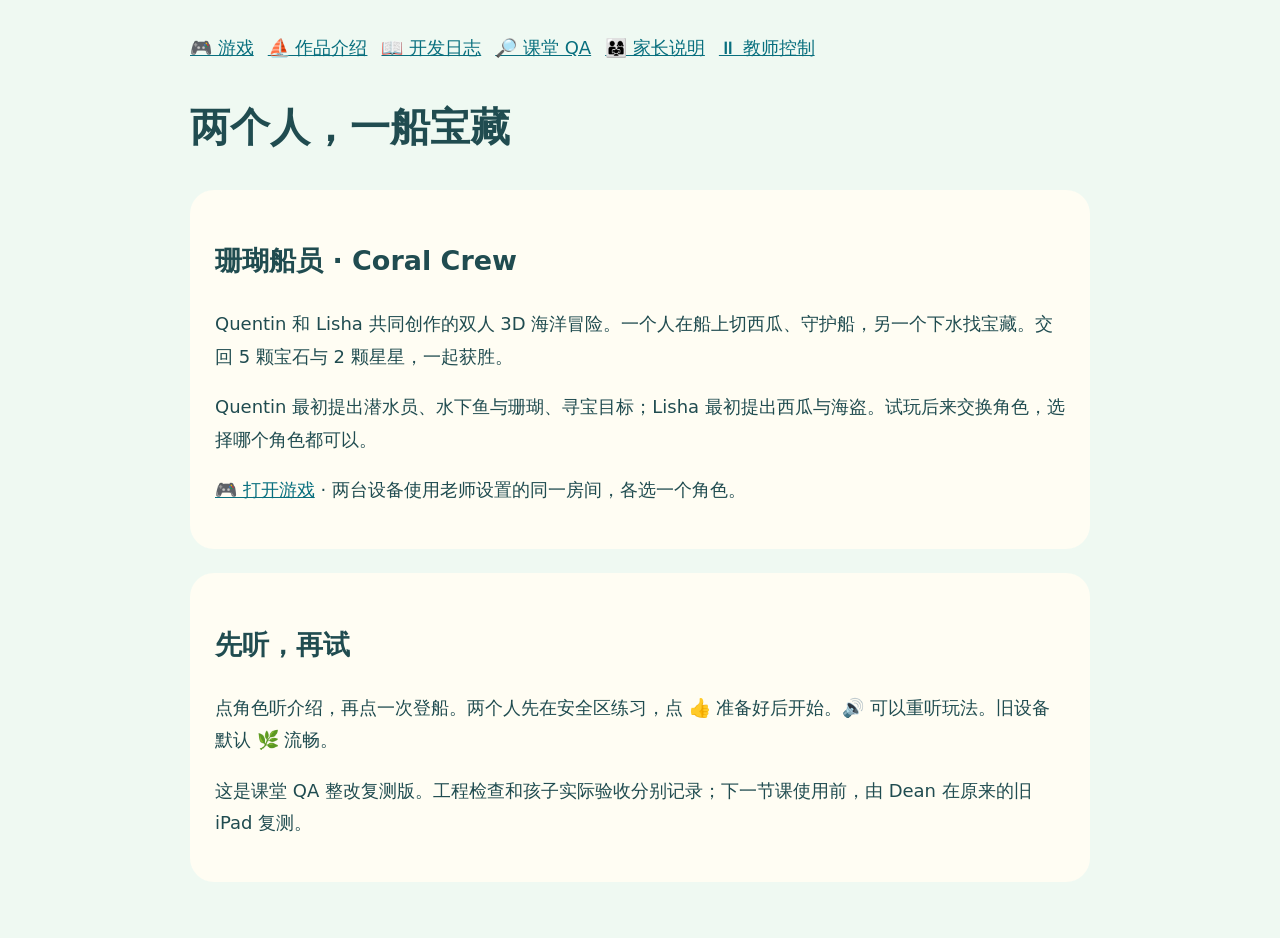
<file: about.html>
<!doctype html><html lang="zh-CN"><meta charset="utf-8"><meta name="viewport" content="width=device-width,initial-scale=1"><title>两个人，一船宝藏 · 珊瑚船员</title><link rel="stylesheet" href="/archive.css"><main><nav><a href="/">🎮 游戏</a><a href="/about.html">⛵ 作品介绍</a><a href="/journal.html">📖 开发日志</a><a href="/qa.html">🔎 课堂 QA</a><a href="/parents.html">👨‍👩‍👧 家长说明</a><a href="/teacher.html">⏸ 教师控制</a></nav><h1>两个人，一船宝藏</h1><article><h2>珊瑚船员 · Coral Crew</h2><p>Quentin 和 Lisha 共同创作的双人 3D 海洋冒险。一个人在船上切西瓜、守护船，另一个下水找宝藏。交回 5 颗宝石与 2 颗星星，一起获胜。</p><p>Quentin 最初提出潜水员、水下鱼与珊瑚、寻宝目标；Lisha 最初提出西瓜与海盗。试玩后来交换角色，选择哪个角色都可以。</p><p><a href="/">🎮 打开游戏</a> · 两台设备使用老师设置的同一房间，各选一个角色。</p></article><article><h2>先听，再试</h2><p>点角色听介绍，再点一次登船。两个人先在安全区练习，点 👍 准备好后开始。🔊 可以重听玩法。旧设备默认 🌿 流畅。</p><p>这是课堂 QA 整改复测版。工程检查和孩子实际验收分别记录；下一节课使用前，由 Dean 在原来的旧 iPad 复测。</p></article></main></html>
</file>
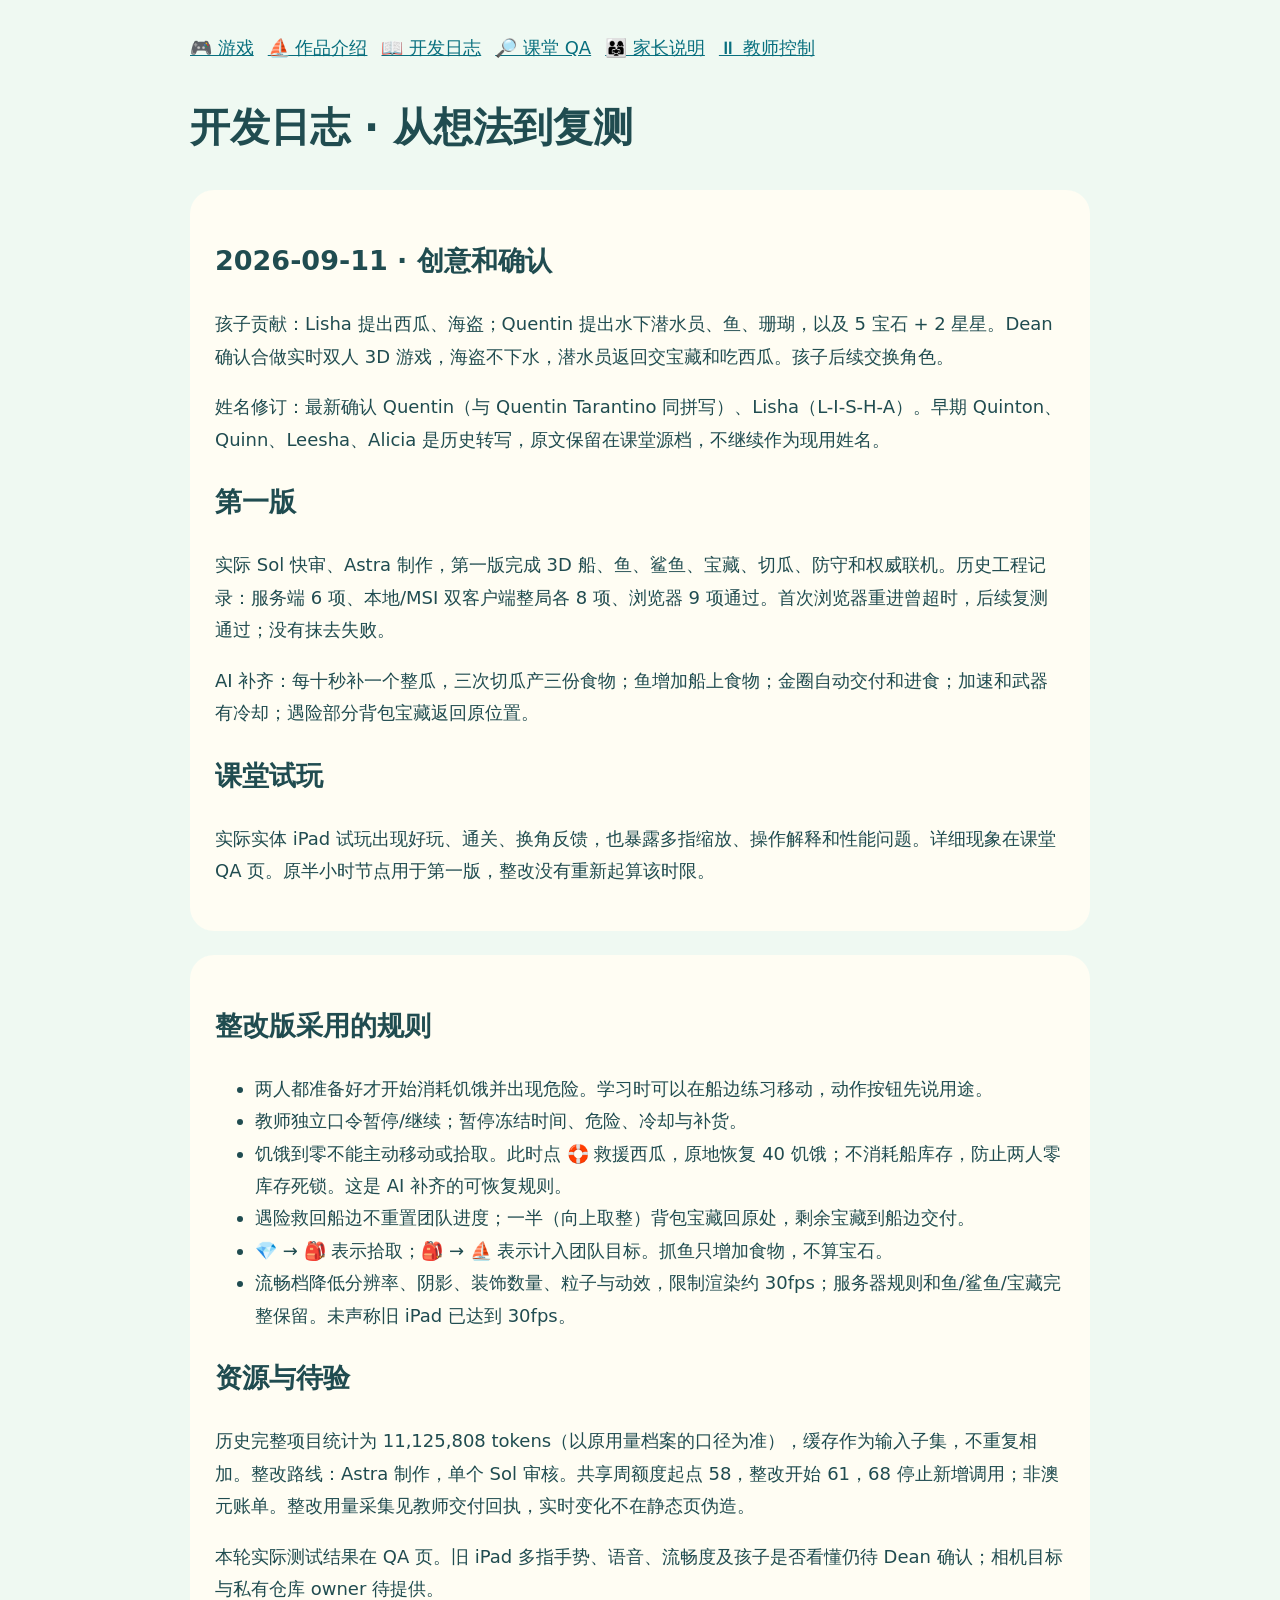
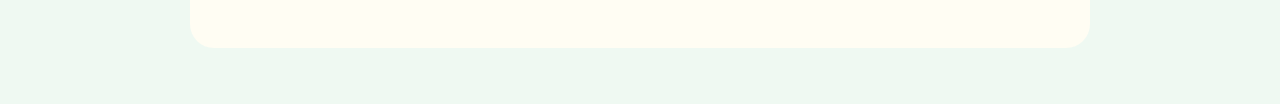
<file: journal.html>
<!doctype html><html lang="zh-CN"><meta charset="utf-8"><meta name="viewport" content="width=device-width,initial-scale=1"><title>开发日志 · 从想法到复测 · 珊瑚船员</title><link rel="stylesheet" href="/archive.css"><main><nav><a href="/">🎮 游戏</a><a href="/about.html">⛵ 作品介绍</a><a href="/journal.html">📖 开发日志</a><a href="/qa.html">🔎 课堂 QA</a><a href="/parents.html">👨‍👩‍👧 家长说明</a><a href="/teacher.html">⏸ 教师控制</a></nav><h1>开发日志 · 从想法到复测</h1><article><h2>2026-09-11 · 创意和确认</h2><p>孩子贡献：Lisha 提出西瓜、海盗；Quentin 提出水下潜水员、鱼、珊瑚，以及 5 宝石 + 2 星星。Dean 确认合做实时双人 3D 游戏，海盗不下水，潜水员返回交宝藏和吃西瓜。孩子后续交换角色。</p><p>姓名修订：最新确认 Quentin（与 Quentin Tarantino 同拼写）、Lisha（L-I-S-H-A）。早期 Quinton、Quinn、Leesha、Alicia 是历史转写，原文保留在课堂源档，不继续作为现用姓名。</p><h2>第一版</h2><p>实际 Sol 快审、Astra 制作，第一版完成 3D 船、鱼、鲨鱼、宝藏、切瓜、防守和权威联机。历史工程记录：服务端 6 项、本地/MSI 双客户端整局各 8 项、浏览器 9 项通过。首次浏览器重进曾超时，后续复测通过；没有抹去失败。</p><p>AI 补齐：每十秒补一个整瓜，三次切瓜产三份食物；鱼增加船上食物；金圈自动交付和进食；加速和武器有冷却；遇险部分背包宝藏返回原位置。</p><h2>课堂试玩</h2><p>实际实体 iPad 试玩出现好玩、通关、换角反馈，也暴露多指缩放、操作解释和性能问题。详细现象在课堂 QA 页。原半小时节点用于第一版，整改没有重新起算该时限。</p></article><article><h2>整改版采用的规则</h2><ul><li>两人都准备好才开始消耗饥饿并出现危险。学习时可以在船边练习移动，动作按钮先说用途。</li><li>教师独立口令暂停/继续；暂停冻结时间、危险、冷却与补货。</li><li>饥饿到零不能主动移动或拾取。此时点 🛟 救援西瓜，原地恢复 40 饥饿；不消耗船库存，防止两人零库存死锁。这是 AI 补齐的可恢复规则。</li><li>遇险救回船边不重置团队进度；一半（向上取整）背包宝藏回原处，剩余宝藏到船边交付。</li><li>💎 → 🎒 表示拾取；🎒 → ⛵ 表示计入团队目标。抓鱼只增加食物，不算宝石。</li><li>流畅档降低分辨率、阴影、装饰数量、粒子与动效，限制渲染约 30fps；服务器规则和鱼/鲨鱼/宝藏完整保留。未声称旧 iPad 已达到 30fps。</li></ul><h2>资源与待验</h2><p>历史完整项目统计为 11,125,808 tokens（以原用量档案的口径为准），缓存作为输入子集，不重复相加。整改路线：Astra 制作，单个 Sol 审核。共享周额度起点 58，整改开始 61，68 停止新增调用；非澳元账单。整改用量采集见教师交付回执，实时变化不在静态页伪造。</p><p>本轮实际测试结果在 QA 页。旧 iPad 多指手势、语音、流畅度及孩子是否看懂仍待 Dean 确认；相机目标与私有仓库 owner 待提供。</p></article></main></html>
</file>
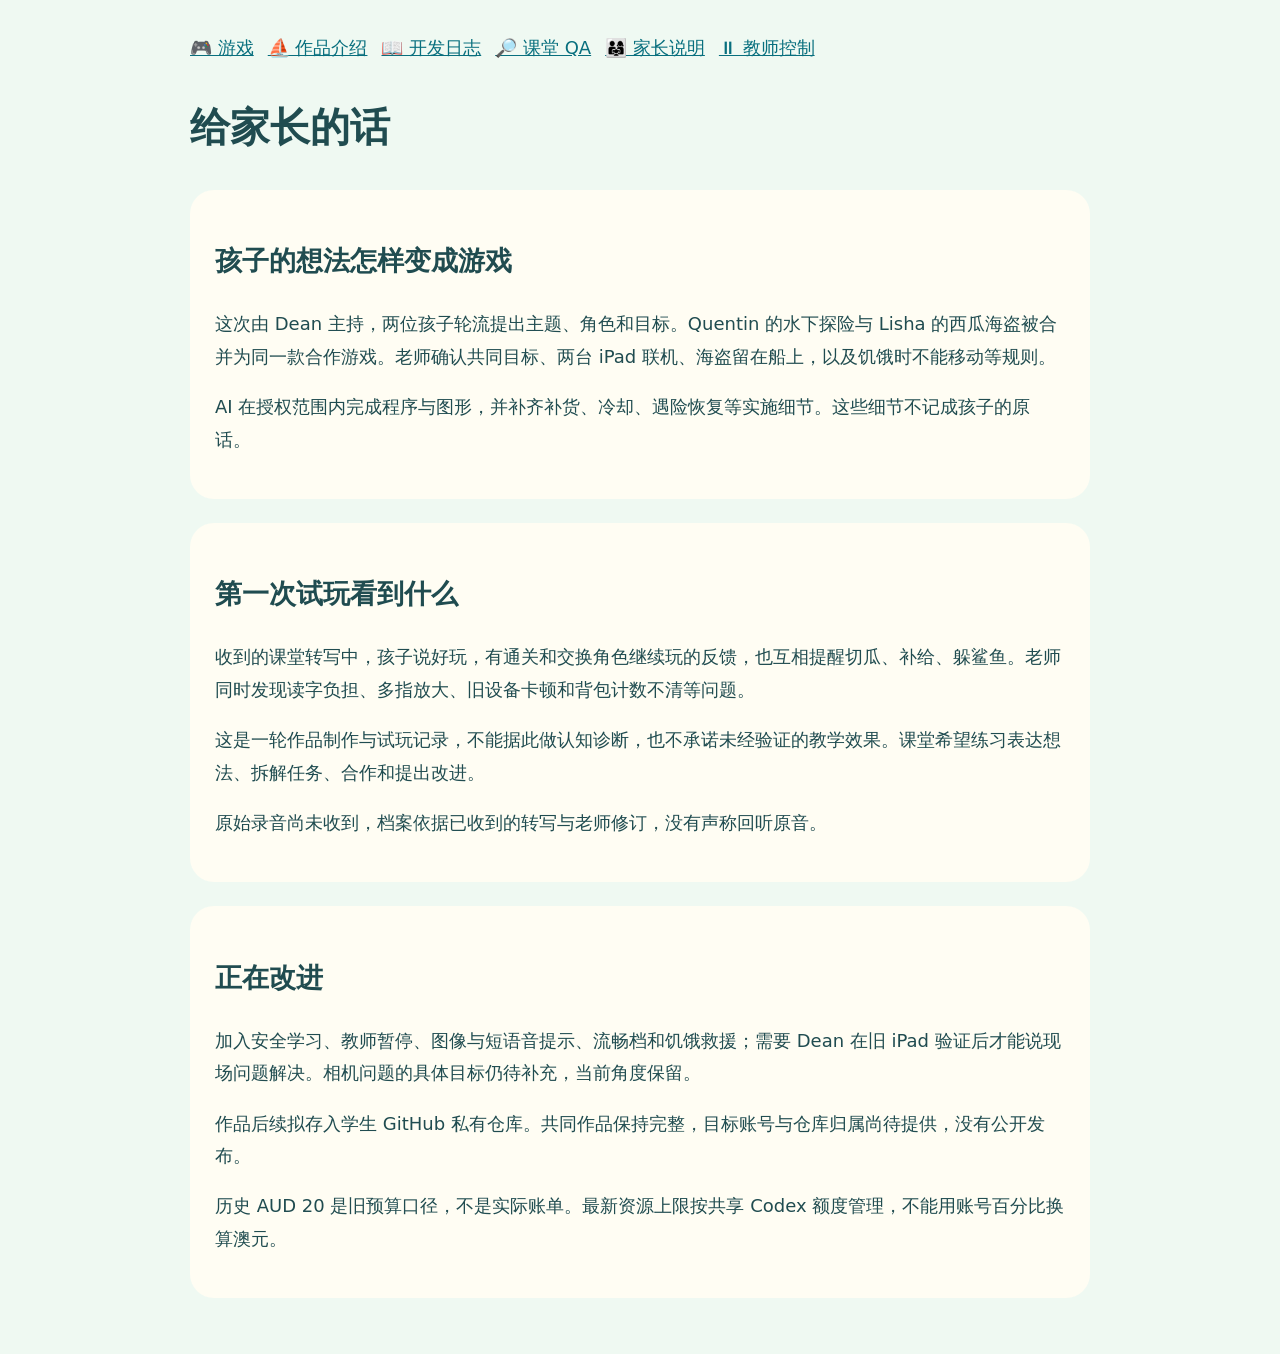
<file: parents.html>
<!doctype html><html lang="zh-CN"><meta charset="utf-8"><meta name="viewport" content="width=device-width,initial-scale=1"><title>给家长的话 · 珊瑚船员</title><link rel="stylesheet" href="/archive.css"><main><nav><a href="/">🎮 游戏</a><a href="/about.html">⛵ 作品介绍</a><a href="/journal.html">📖 开发日志</a><a href="/qa.html">🔎 课堂 QA</a><a href="/parents.html">👨‍👩‍👧 家长说明</a><a href="/teacher.html">⏸ 教师控制</a></nav><h1>给家长的话</h1><article><h2>孩子的想法怎样变成游戏</h2><p>这次由 Dean 主持，两位孩子轮流提出主题、角色和目标。Quentin 的水下探险与 Lisha 的西瓜海盗被合并为同一款合作游戏。老师确认共同目标、两台 iPad 联机、海盗留在船上，以及饥饿时不能移动等规则。</p><p>AI 在授权范围内完成程序与图形，并补齐补货、冷却、遇险恢复等实施细节。这些细节不记成孩子的原话。</p></article><article><h2>第一次试玩看到什么</h2><p>收到的课堂转写中，孩子说好玩，有通关和交换角色继续玩的反馈，也互相提醒切瓜、补给、躲鲨鱼。老师同时发现读字负担、多指放大、旧设备卡顿和背包计数不清等问题。</p><p>这是一轮作品制作与试玩记录，不能据此做认知诊断，也不承诺未经验证的教学效果。课堂希望练习表达想法、拆解任务、合作和提出改进。</p><p>原始录音尚未收到，档案依据已收到的转写与老师修订，没有声称回听原音。</p></article><article><h2>正在改进</h2><p>加入安全学习、教师暂停、图像与短语音提示、流畅档和饥饿救援；需要 Dean 在旧 iPad 验证后才能说现场问题解决。相机问题的具体目标仍待补充，当前角度保留。</p><p>作品后续拟存入学生 GitHub 私有仓库。共同作品保持完整，目标账号与仓库归属尚待提供，没有公开发布。</p><p>历史 AUD 20 是旧预算口径，不是实际账单。最新资源上限按共享 Codex 额度管理，不能用账号百分比换算澳元。</p></article></main></html>
</file>
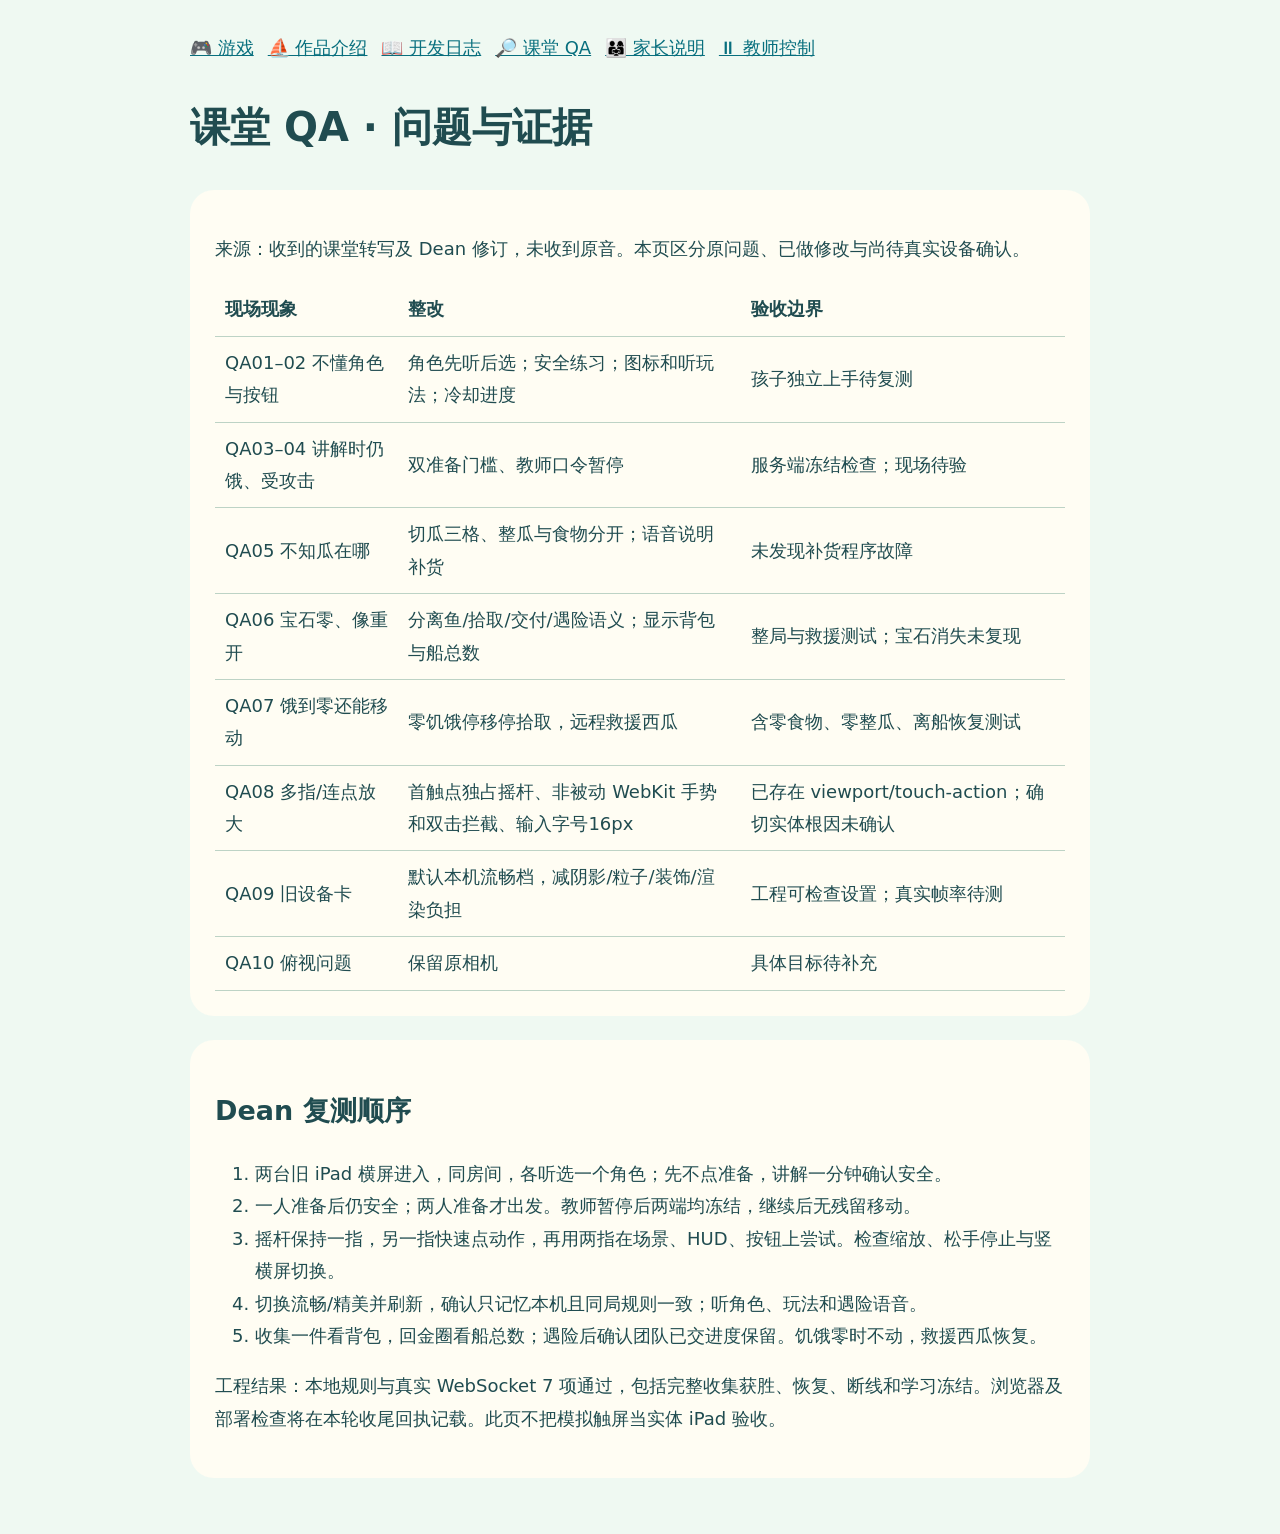
<file: qa.html>
<!doctype html><html lang="zh-CN"><meta charset="utf-8"><meta name="viewport" content="width=device-width,initial-scale=1"><title>课堂 QA · 问题与证据 · 珊瑚船员</title><link rel="stylesheet" href="/archive.css"><main><nav><a href="/">🎮 游戏</a><a href="/about.html">⛵ 作品介绍</a><a href="/journal.html">📖 开发日志</a><a href="/qa.html">🔎 课堂 QA</a><a href="/parents.html">👨‍👩‍👧 家长说明</a><a href="/teacher.html">⏸ 教师控制</a></nav><h1>课堂 QA · 问题与证据</h1><article><p>来源：收到的课堂转写及 Dean 修订，未收到原音。本页区分原问题、已做修改与尚待真实设备确认。</p><table><tr><th>现场现象</th><th>整改</th><th>验收边界</th></tr><tr><td>QA01–02 不懂角色与按钮</td><td>角色先听后选；安全练习；图标和听玩法；冷却进度</td><td>孩子独立上手待复测</td></tr><tr><td>QA03–04 讲解时仍饿、受攻击</td><td>双准备门槛、教师口令暂停</td><td>服务端冻结检查；现场待验</td></tr><tr><td>QA05 不知瓜在哪</td><td>切瓜三格、整瓜与食物分开；语音说明补货</td><td>未发现补货程序故障</td></tr><tr><td>QA06 宝石零、像重开</td><td>分离鱼/拾取/交付/遇险语义；显示背包与船总数</td><td>整局与救援测试；宝石消失未复现</td></tr><tr><td>QA07 饿到零还能移动</td><td>零饥饿停移停拾取，远程救援西瓜</td><td>含零食物、零整瓜、离船恢复测试</td></tr><tr><td>QA08 多指/连点放大</td><td>首触点独占摇杆、非被动 WebKit 手势和双击拦截、输入字号16px</td><td>已存在 viewport/touch-action；确切实体根因未确认</td></tr><tr><td>QA09 旧设备卡</td><td>默认本机流畅档，减阴影/粒子/装饰/渲染负担</td><td>工程可检查设置；真实帧率待测</td></tr><tr><td>QA10 俯视问题</td><td>保留原相机</td><td>具体目标待补充</td></tr></table></article><article><h2>Dean 复测顺序</h2><ol><li>两台旧 iPad 横屏进入，同房间，各听选一个角色；先不点准备，讲解一分钟确认安全。</li><li>一人准备后仍安全；两人准备才出发。教师暂停后两端均冻结，继续后无残留移动。</li><li>摇杆保持一指，另一指快速点动作，再用两指在场景、HUD、按钮上尝试。检查缩放、松手停止与竖横屏切换。</li><li>切换流畅/精美并刷新，确认只记忆本机且同局规则一致；听角色、玩法和遇险语音。</li><li>收集一件看背包，回金圈看船总数；遇险后确认团队已交进度保留。饥饿零时不动，救援西瓜恢复。</li></ol><p>工程结果：本地规则与真实 WebSocket 7 项通过，包括完整收集获胜、恢复、断线和学习冻结。浏览器及部署检查将在本轮收尾回执记载。此页不把模拟触屏当实体 iPad 验收。</p></article></main></html>
</file>
<file: archive.css>
body{font:18px/1.8 system-ui,sans-serif;background:#eff9f2;color:#204c50;margin:0}main{max-width:900px;margin:auto;padding:32px 24px}nav{display:flex;gap:14px;flex-wrap:wrap}a{color:#086f7e}h1{font-size:40px}article{background:#fffdf3;padding:25px;border-radius:24px;margin:24px 0}table{border-collapse:collapse;width:100%}td,th{padding:10px;border-bottom:1px solid #bdd3c5;text-align:left}button,input{font:inherit;padding:12px;margin:8px;border-radius:12px}button{background:#ffe28a;border:0}small{color:#607d70}
</file>
